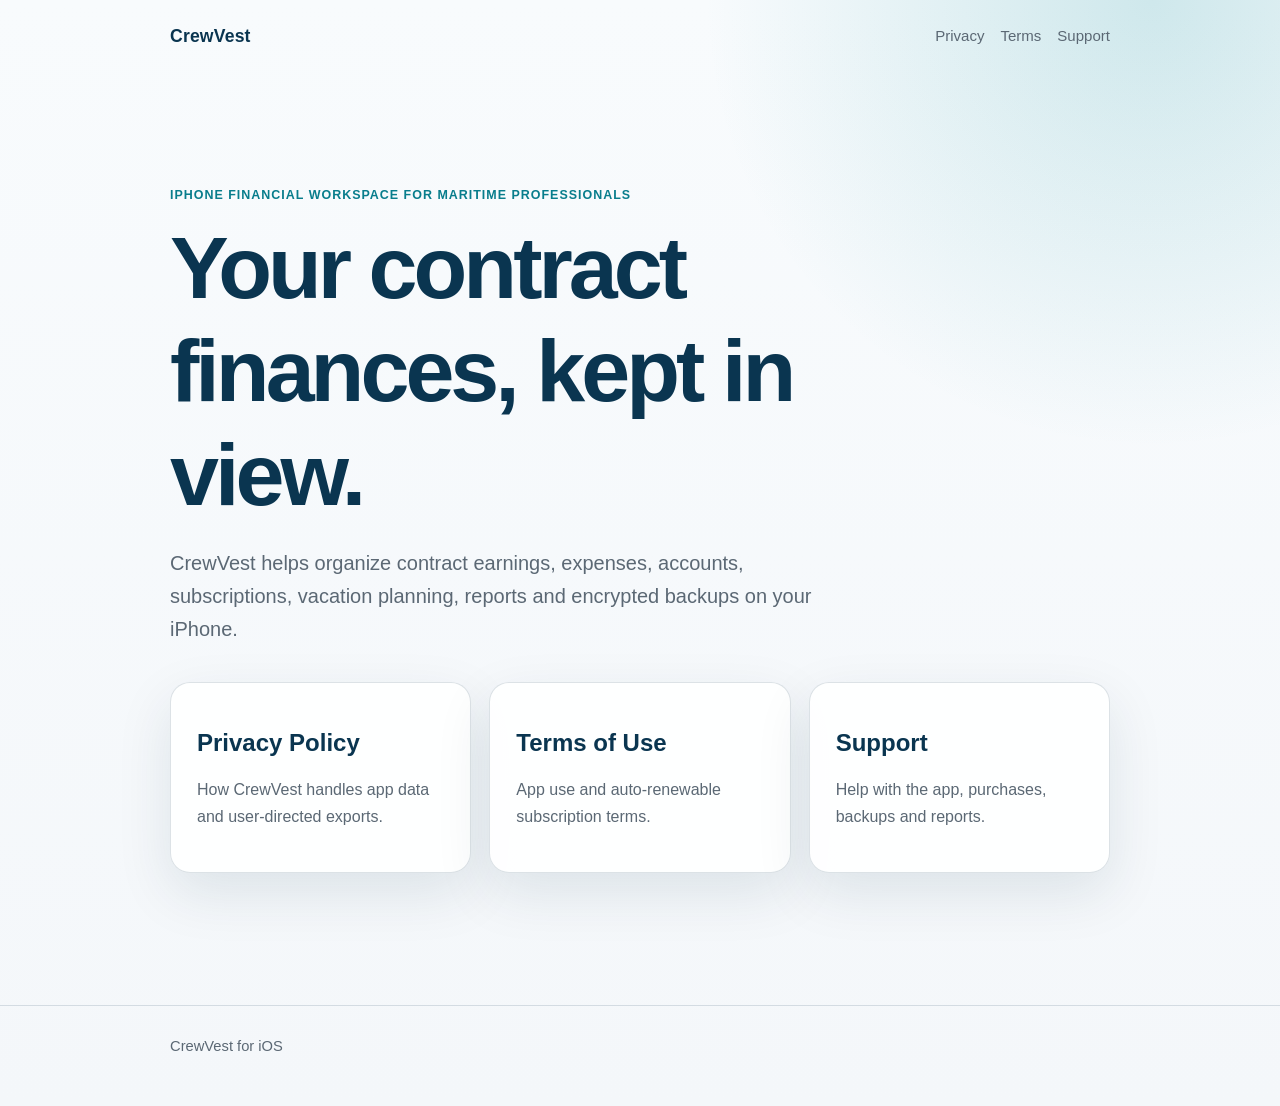
<file: index.html>
<!doctype html>
<html lang="en">
<head>
  <meta charset="utf-8">
  <meta name="viewport" content="width=device-width, initial-scale=1">
  <meta name="description" content="Official legal and support information for the CrewVest iOS app.">
  <title>CrewVest</title>
  <link rel="stylesheet" href="styles.css">
</head>
<body>
  <header class="shell">
    <nav aria-label="Primary navigation">
      <a class="brand" href="index.html">CrewVest</a>
      <div class="nav-links"><a href="privacy.html">Privacy</a><a href="terms.html">Terms</a><a href="support.html">Support</a></div>
    </nav>
  </header>
  <main class="shell">
    <section class="hero">
      <div class="eyebrow">iPhone financial workspace for maritime professionals</div>
      <h1>Your contract finances, kept in view.</h1>
      <p class="lead">CrewVest helps organize contract earnings, expenses, accounts, subscriptions, vacation planning, reports and encrypted backups on your iPhone.</p>
      <div class="grid">
        <a class="card" href="privacy.html"><h2>Privacy Policy</h2><p>How CrewVest handles app data and user-directed exports.</p></a>
        <a class="card" href="terms.html"><h2>Terms of Use</h2><p>App use and auto-renewable subscription terms.</p></a>
        <a class="card" href="support.html"><h2>Support</h2><p>Help with the app, purchases, backups and reports.</p></a>
      </div>
    </section>
  </main>
  <footer><div class="shell">CrewVest for iOS</div></footer>
</body>
</html>
</file>
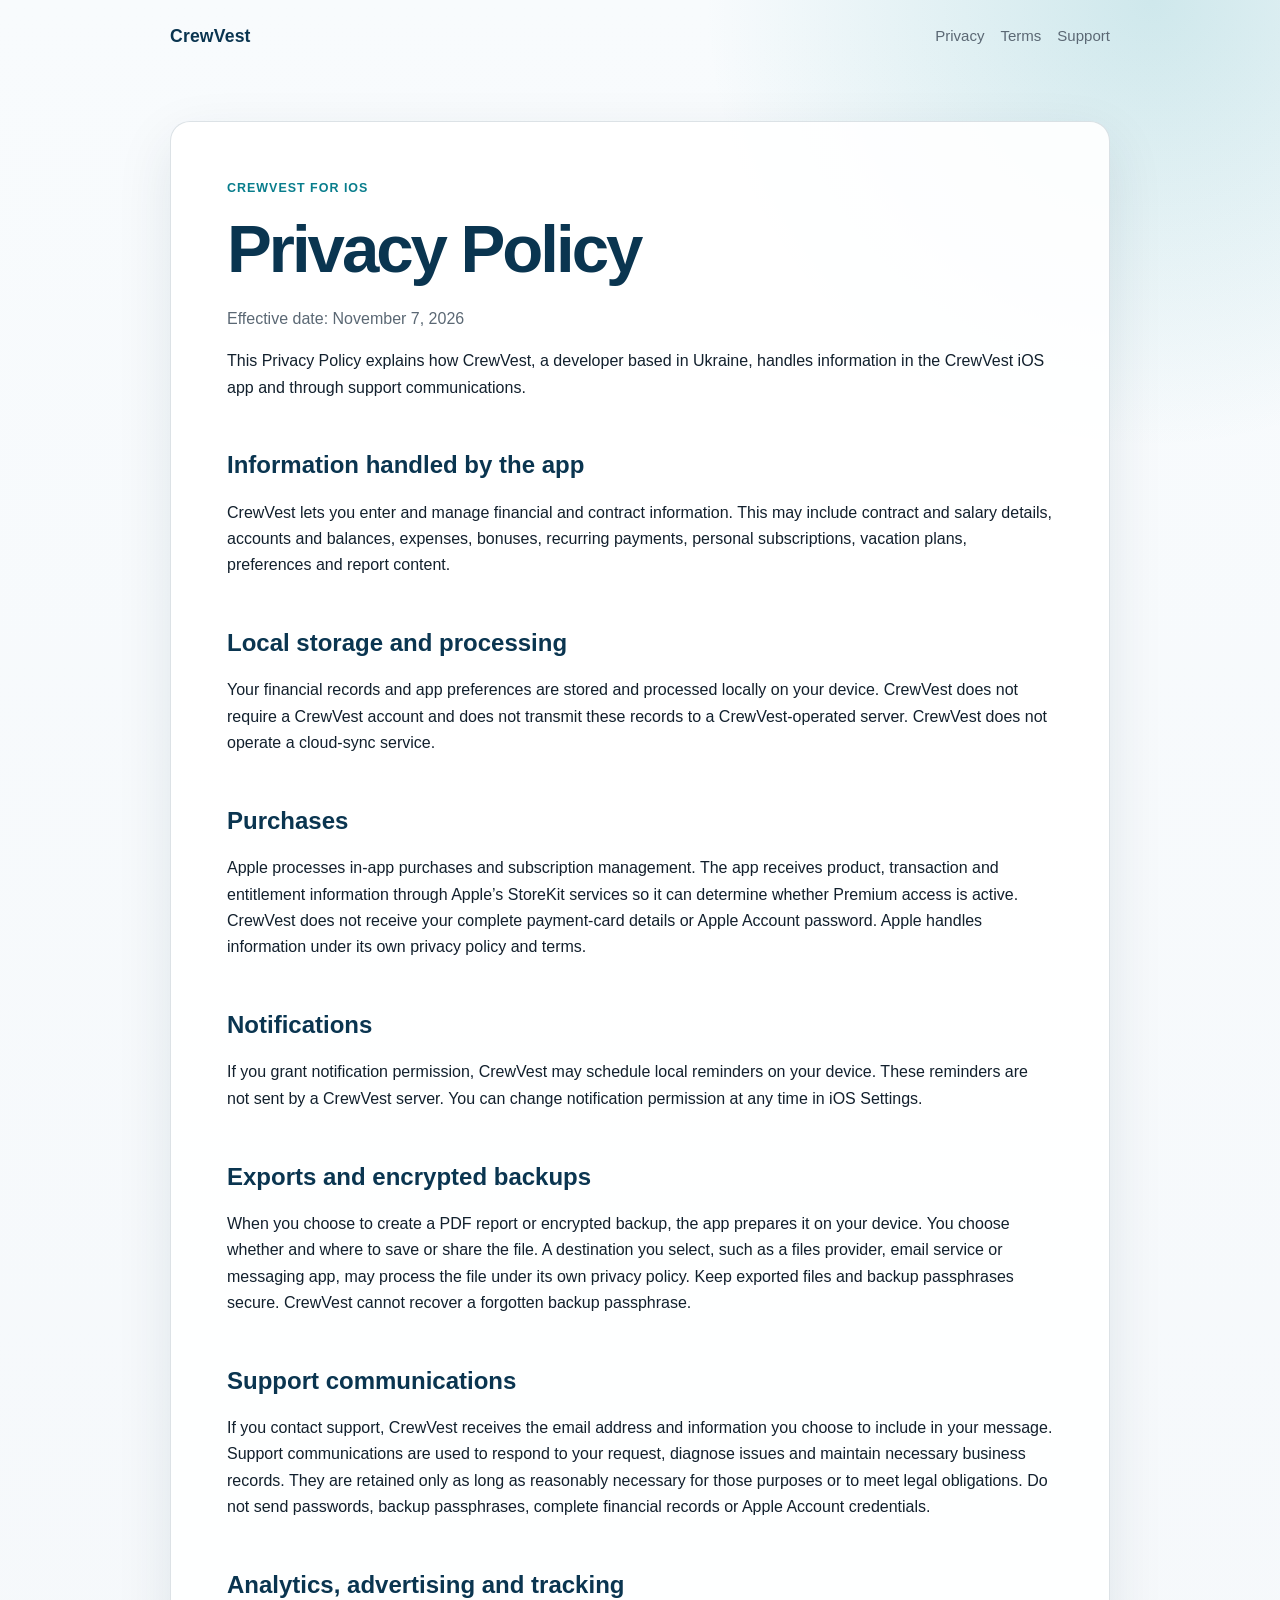
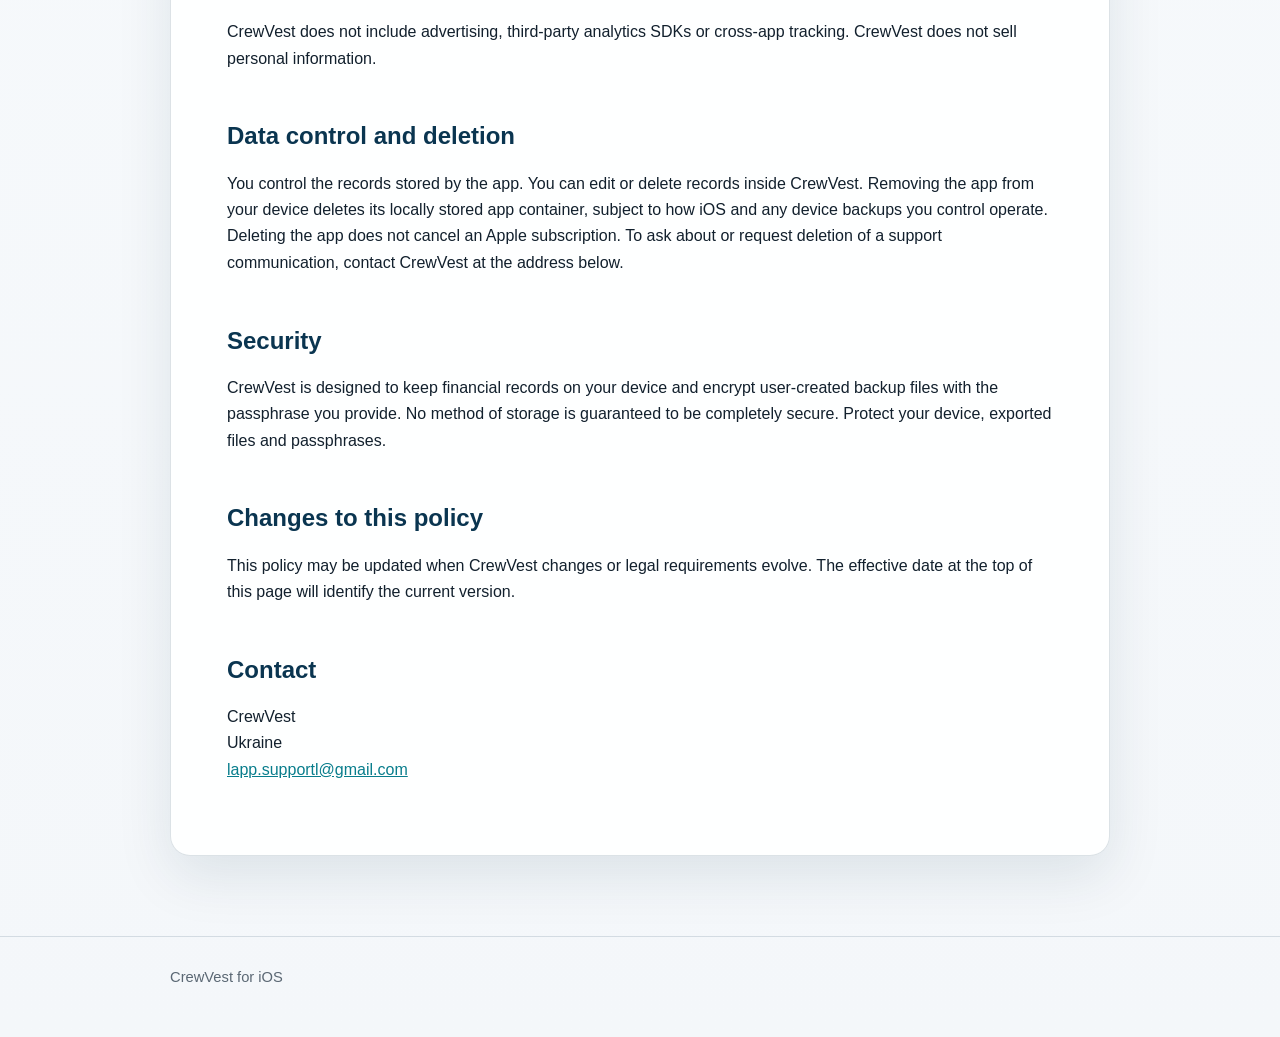
<file: privacy.html>
<!doctype html>
<html lang="en">
<head><meta charset="utf-8"><meta name="viewport" content="width=device-width, initial-scale=1"><title>Privacy Policy — CrewVest</title><link rel="stylesheet" href="styles.css"></head>
<body>
  <header class="shell"><nav aria-label="Primary navigation"><a class="brand" href="index.html">CrewVest</a><div class="nav-links"><a href="privacy.html">Privacy</a><a href="terms.html">Terms</a><a href="support.html">Support</a></div></nav></header>
  <main class="shell"><article>
    <div class="eyebrow">CrewVest for iOS</div><h1>Privacy Policy</h1><p class="meta">Effective date: November 7, 2026</p>
    <p>This Privacy Policy explains how CrewVest, a developer based in Ukraine, handles information in the CrewVest iOS app and through support communications.</p>
    <h2>Information handled by the app</h2><p>CrewVest lets you enter and manage financial and contract information. This may include contract and salary details, accounts and balances, expenses, bonuses, recurring payments, personal subscriptions, vacation plans, preferences and report content.</p>
    <h2>Local storage and processing</h2><p>Your financial records and app preferences are stored and processed locally on your device. CrewVest does not require a CrewVest account and does not transmit these records to a CrewVest-operated server. CrewVest does not operate a cloud-sync service.</p>
    <h2>Purchases</h2><p>Apple processes in-app purchases and subscription management. The app receives product, transaction and entitlement information through Apple’s StoreKit services so it can determine whether Premium access is active. CrewVest does not receive your complete payment-card details or Apple Account password. Apple handles information under its own privacy policy and terms.</p>
    <h2>Notifications</h2><p>If you grant notification permission, CrewVest may schedule local reminders on your device. These reminders are not sent by a CrewVest server. You can change notification permission at any time in iOS Settings.</p>
    <h2>Exports and encrypted backups</h2><p>When you choose to create a PDF report or encrypted backup, the app prepares it on your device. You choose whether and where to save or share the file. A destination you select, such as a files provider, email service or messaging app, may process the file under its own privacy policy. Keep exported files and backup passphrases secure. CrewVest cannot recover a forgotten backup passphrase.</p>
    <h2>Support communications</h2><p>If you contact support, CrewVest receives the email address and information you choose to include in your message. Support communications are used to respond to your request, diagnose issues and maintain necessary business records. They are retained only as long as reasonably necessary for those purposes or to meet legal obligations. Do not send passwords, backup passphrases, complete financial records or Apple Account credentials.</p>
    <h2>Analytics, advertising and tracking</h2><p>CrewVest does not include advertising, third-party analytics SDKs or cross-app tracking. CrewVest does not sell personal information.</p>
    <h2>Data control and deletion</h2><p>You control the records stored by the app. You can edit or delete records inside CrewVest. Removing the app from your device deletes its locally stored app container, subject to how iOS and any device backups you control operate. Deleting the app does not cancel an Apple subscription. To ask about or request deletion of a support communication, contact CrewVest at the address below.</p>
    <h2>Security</h2><p>CrewVest is designed to keep financial records on your device and encrypt user-created backup files with the passphrase you provide. No method of storage is guaranteed to be completely secure. Protect your device, exported files and passphrases.</p>
    <h2>Changes to this policy</h2><p>This policy may be updated when CrewVest changes or legal requirements evolve. The effective date at the top of this page will identify the current version.</p>
    <h2>Contact</h2><p>CrewVest<br>Ukraine<br><a href="mailto:lapp.supportl@gmail.com">lapp.supportl@gmail.com</a></p>
  </article></main>
  <footer><div class="shell">CrewVest for iOS</div></footer>
</body></html>
</file>
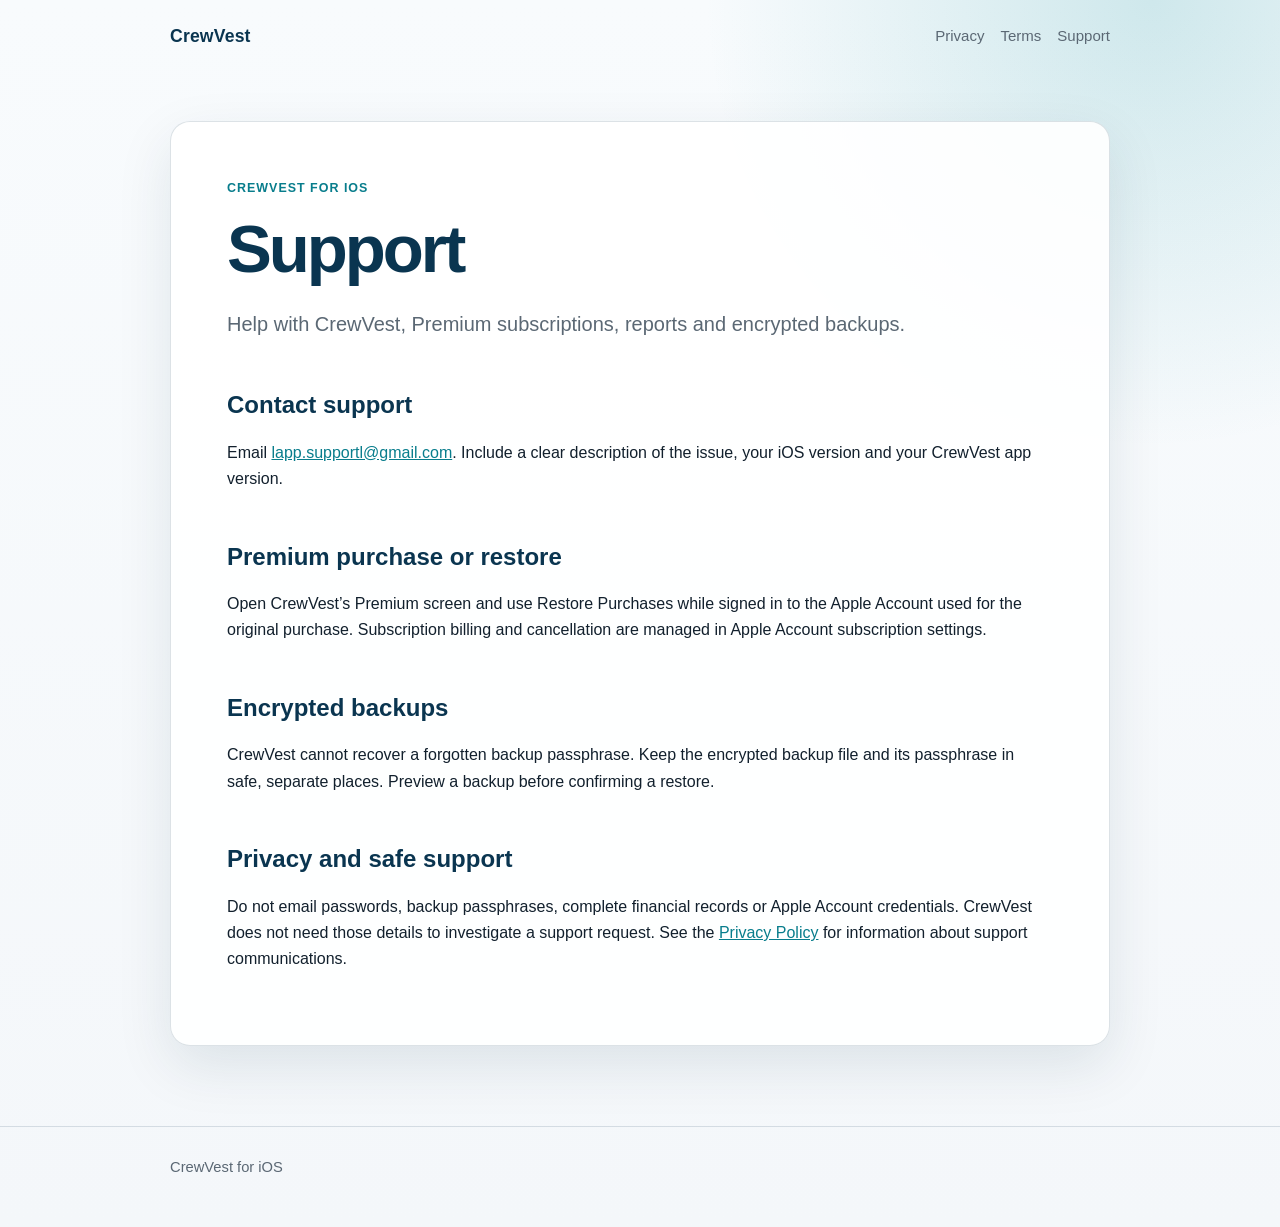
<file: support.html>
<!doctype html>
<html lang="en">
<head><meta charset="utf-8"><meta name="viewport" content="width=device-width, initial-scale=1"><title>Support — CrewVest</title><link rel="stylesheet" href="styles.css"></head>
<body>
  <header class="shell"><nav aria-label="Primary navigation"><a class="brand" href="index.html">CrewVest</a><div class="nav-links"><a href="privacy.html">Privacy</a><a href="terms.html">Terms</a><a href="support.html">Support</a></div></nav></header>
  <main class="shell"><article>
    <div class="eyebrow">CrewVest for iOS</div><h1>Support</h1>
    <p class="lead">Help with CrewVest, Premium subscriptions, reports and encrypted backups.</p>
    <h2>Contact support</h2><p>Email <a href="mailto:lapp.supportl@gmail.com">lapp.supportl@gmail.com</a>. Include a clear description of the issue, your iOS version and your CrewVest app version.</p>
    <h2>Premium purchase or restore</h2><p>Open CrewVest’s Premium screen and use Restore Purchases while signed in to the Apple Account used for the original purchase. Subscription billing and cancellation are managed in Apple Account subscription settings.</p>
    <h2>Encrypted backups</h2><p>CrewVest cannot recover a forgotten backup passphrase. Keep the encrypted backup file and its passphrase in safe, separate places. Preview a backup before confirming a restore.</p>
    <h2>Privacy and safe support</h2><p>Do not email passwords, backup passphrases, complete financial records or Apple Account credentials. CrewVest does not need those details to investigate a support request. See the <a href="privacy.html">Privacy Policy</a> for information about support communications.</p>
  </article></main>
  <footer><div class="shell">CrewVest for iOS</div></footer>
</body></html>
</file>
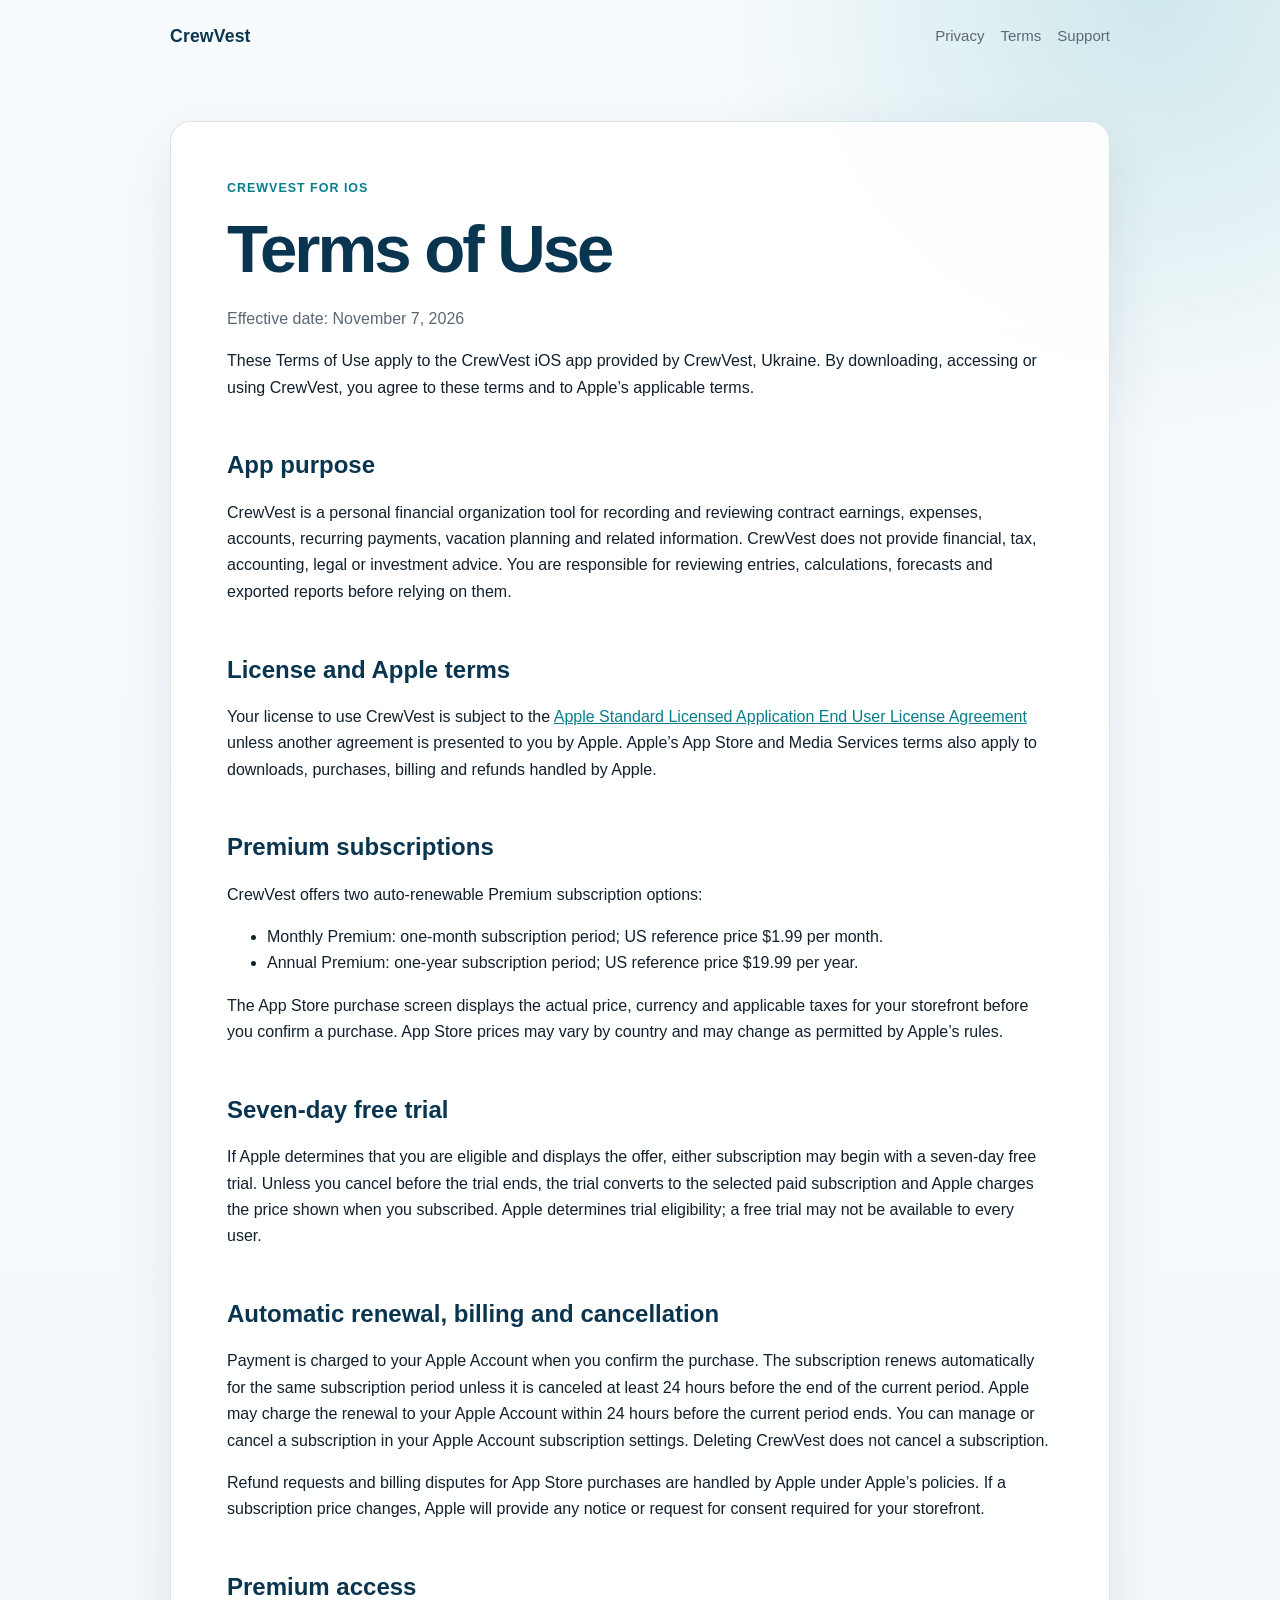
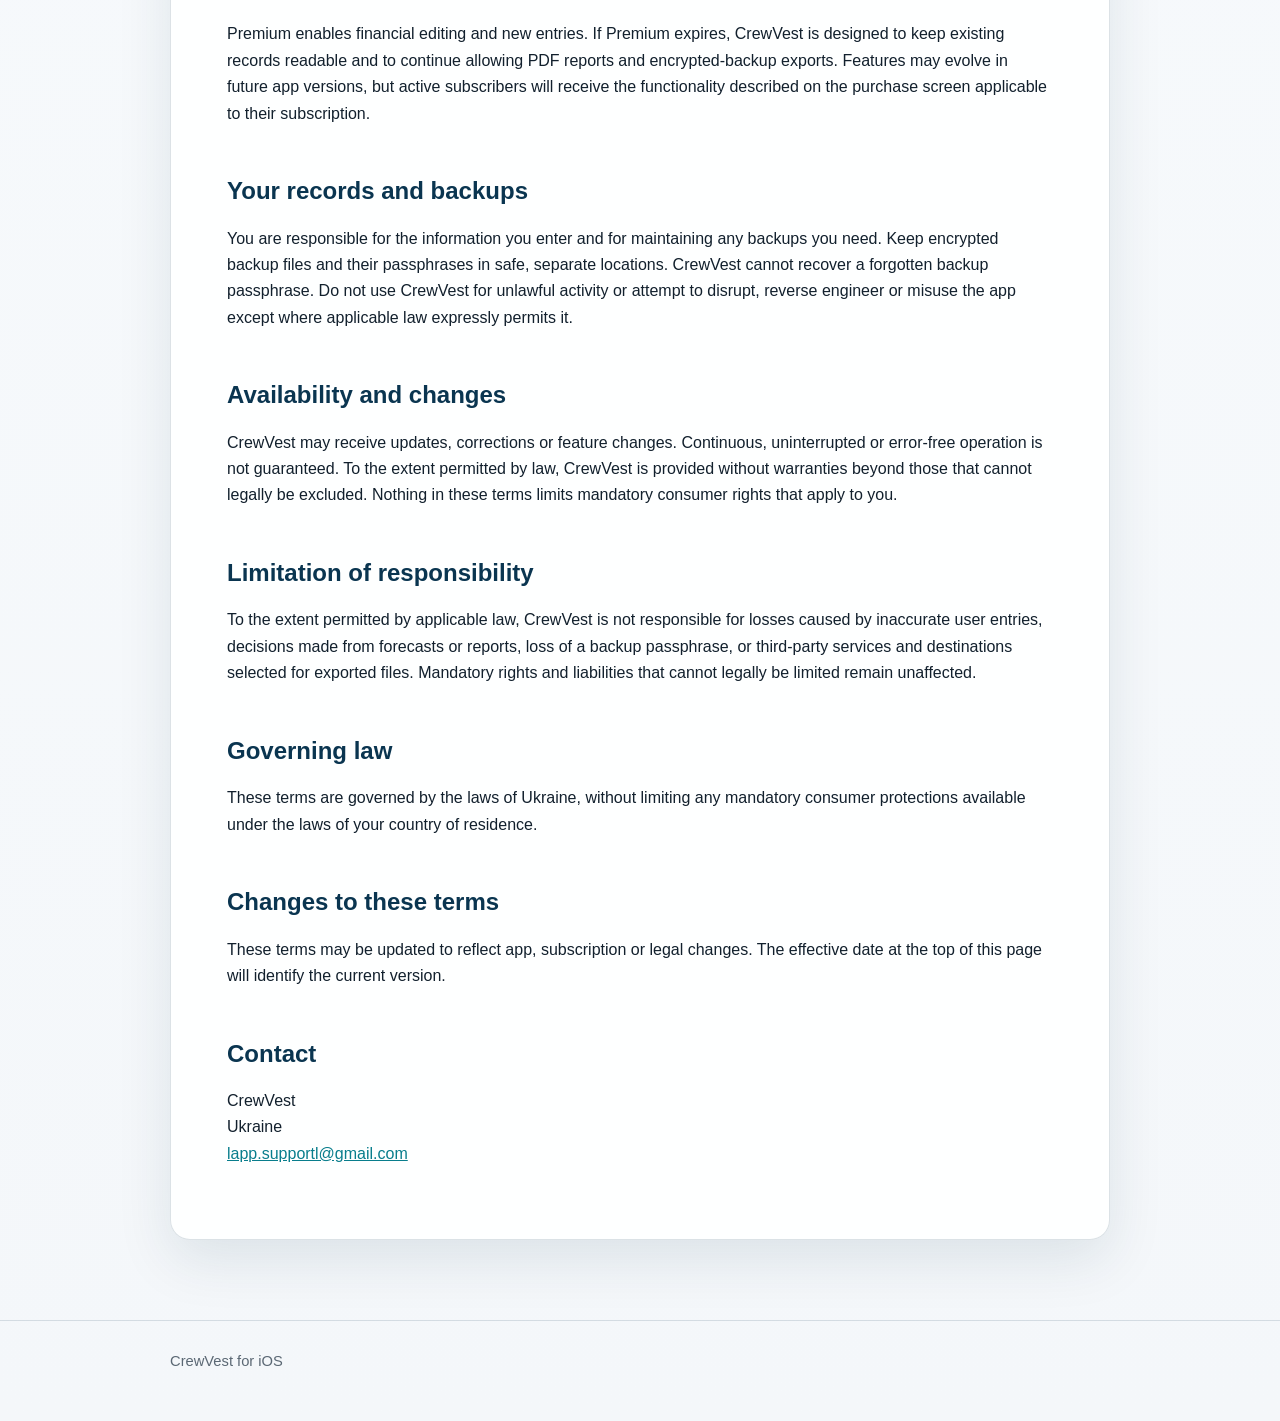
<file: terms.html>
<!doctype html>
<html lang="en">
<head><meta charset="utf-8"><meta name="viewport" content="width=device-width, initial-scale=1"><title>Terms of Use — CrewVest</title><link rel="stylesheet" href="styles.css"></head>
<body>
  <header class="shell"><nav aria-label="Primary navigation"><a class="brand" href="index.html">CrewVest</a><div class="nav-links"><a href="privacy.html">Privacy</a><a href="terms.html">Terms</a><a href="support.html">Support</a></div></nav></header>
  <main class="shell"><article>
    <div class="eyebrow">CrewVest for iOS</div><h1>Terms of Use</h1><p class="meta">Effective date: November 7, 2026</p>
    <p>These Terms of Use apply to the CrewVest iOS app provided by CrewVest, Ukraine. By downloading, accessing or using CrewVest, you agree to these terms and to Apple’s applicable terms.</p>
    <h2>App purpose</h2><p>CrewVest is a personal financial organization tool for recording and reviewing contract earnings, expenses, accounts, recurring payments, vacation planning and related information. CrewVest does not provide financial, tax, accounting, legal or investment advice. You are responsible for reviewing entries, calculations, forecasts and exported reports before relying on them.</p>
    <h2>License and Apple terms</h2><p>Your license to use CrewVest is subject to the <a href="https://www.apple.com/legal/internet-services/itunes/dev/stdeula/">Apple Standard Licensed Application End User License Agreement</a> unless another agreement is presented to you by Apple. Apple’s App Store and Media Services terms also apply to downloads, purchases, billing and refunds handled by Apple.</p>
    <h2>Premium subscriptions</h2><p>CrewVest offers two auto-renewable Premium subscription options:</p>
    <ul><li>Monthly Premium: one-month subscription period; US reference price $1.99 per month.</li><li>Annual Premium: one-year subscription period; US reference price $19.99 per year.</li></ul>
    <p>The App Store purchase screen displays the actual price, currency and applicable taxes for your storefront before you confirm a purchase. App Store prices may vary by country and may change as permitted by Apple’s rules.</p>
    <h2>Seven-day free trial</h2><p>If Apple determines that you are eligible and displays the offer, either subscription may begin with a seven-day free trial. Unless you cancel before the trial ends, the trial converts to the selected paid subscription and Apple charges the price shown when you subscribed. Apple determines trial eligibility; a free trial may not be available to every user.</p>
    <h2>Automatic renewal, billing and cancellation</h2><p>Payment is charged to your Apple Account when you confirm the purchase. The subscription renews automatically for the same subscription period unless it is canceled at least 24 hours before the end of the current period. Apple may charge the renewal to your Apple Account within 24 hours before the current period ends. You can manage or cancel a subscription in your Apple Account subscription settings. Deleting CrewVest does not cancel a subscription.</p>
    <p>Refund requests and billing disputes for App Store purchases are handled by Apple under Apple’s policies. If a subscription price changes, Apple will provide any notice or request for consent required for your storefront.</p>
    <h2>Premium access</h2><p>Premium enables financial editing and new entries. If Premium expires, CrewVest is designed to keep existing records readable and to continue allowing PDF reports and encrypted-backup exports. Features may evolve in future app versions, but active subscribers will receive the functionality described on the purchase screen applicable to their subscription.</p>
    <h2>Your records and backups</h2><p>You are responsible for the information you enter and for maintaining any backups you need. Keep encrypted backup files and their passphrases in safe, separate locations. CrewVest cannot recover a forgotten backup passphrase. Do not use CrewVest for unlawful activity or attempt to disrupt, reverse engineer or misuse the app except where applicable law expressly permits it.</p>
    <h2>Availability and changes</h2><p>CrewVest may receive updates, corrections or feature changes. Continuous, uninterrupted or error-free operation is not guaranteed. To the extent permitted by law, CrewVest is provided without warranties beyond those that cannot legally be excluded. Nothing in these terms limits mandatory consumer rights that apply to you.</p>
    <h2>Limitation of responsibility</h2><p>To the extent permitted by applicable law, CrewVest is not responsible for losses caused by inaccurate user entries, decisions made from forecasts or reports, loss of a backup passphrase, or third-party services and destinations selected for exported files. Mandatory rights and liabilities that cannot legally be limited remain unaffected.</p>
    <h2>Governing law</h2><p>These terms are governed by the laws of Ukraine, without limiting any mandatory consumer protections available under the laws of your country of residence.</p>
    <h2>Changes to these terms</h2><p>These terms may be updated to reflect app, subscription or legal changes. The effective date at the top of this page will identify the current version.</p>
    <h2>Contact</h2><p>CrewVest<br>Ukraine<br><a href="mailto:lapp.supportl@gmail.com">lapp.supportl@gmail.com</a></p>
  </article></main>
  <footer><div class="shell">CrewVest for iOS</div></footer>
</body></html>
</file>
<file: styles.css>
:root {
  color-scheme: light dark;
  --bg: #f4f7fa;
  --surface: rgba(255, 255, 255, 0.9);
  --ink: #12202d;
  --muted: #5b6874;
  --navy: #0a3550;
  --sea: #087d8c;
  --line: rgba(10, 53, 80, 0.14);
  --shadow: 0 20px 55px rgba(13, 52, 72, 0.10);
}

* { box-sizing: border-box; }
html { scroll-behavior: smooth; }
body {
  margin: 0;
  background:
    radial-gradient(circle at 90% 0%, rgba(19, 145, 158, 0.18), transparent 28rem),
    linear-gradient(180deg, #f8fbfd, var(--bg));
  color: var(--ink);
  font: 16px/1.65 -apple-system, BlinkMacSystemFont, "Segoe UI", sans-serif;
}

a { color: var(--sea); }
.shell { width: min(940px, calc(100% - 32px)); margin: 0 auto; }
header { padding: 22px 0; }
nav { display: flex; align-items: center; justify-content: space-between; gap: 20px; }
.brand { color: var(--navy); font-size: 1.1rem; font-weight: 750; text-decoration: none; letter-spacing: .01em; }
.nav-links { display: flex; flex-wrap: wrap; gap: 16px; }
.nav-links a { color: var(--muted); text-decoration: none; font-size: .94rem; }
.nav-links a:hover, .nav-links a:focus-visible { color: var(--sea); }

main { padding: 48px 0 80px; }
.hero { padding: 64px 0 52px; }
.eyebrow { color: var(--sea); font-weight: 750; letter-spacing: .08em; text-transform: uppercase; font-size: .78rem; }
h1, h2, h3 { color: var(--navy); line-height: 1.18; }
h1 { max-width: 760px; margin: 10px 0 18px; font-size: clamp(2.4rem, 8vw, 5.5rem); letter-spacing: -.045em; }
.lead { max-width: 680px; color: var(--muted); font-size: clamp(1.05rem, 2.4vw, 1.25rem); }

.grid { display: grid; grid-template-columns: repeat(3, 1fr); gap: 18px; margin-top: 36px; }
.card, article {
  background: var(--surface);
  border: 1px solid var(--line);
  border-radius: 20px;
  box-shadow: var(--shadow);
}
.card { padding: 26px; text-decoration: none; color: inherit; }
.card:hover { transform: translateY(-2px); transition: transform .18s ease; }
.card p { color: var(--muted); }
article { padding: clamp(24px, 6vw, 56px); }
article h1 { font-size: clamp(2.2rem, 7vw, 4.2rem); }
article h2 { margin-top: 2.1em; }
.meta, .note { color: var(--muted); }
.note { border-left: 3px solid var(--sea); padding-left: 16px; }
footer { padding: 28px 0 48px; color: var(--muted); border-top: 1px solid var(--line); font-size: .92rem; }

@media (max-width: 720px) {
  nav { align-items: flex-start; flex-direction: column; }
  .grid { grid-template-columns: 1fr; }
  .hero { padding-top: 34px; }
}

@media (prefers-color-scheme: dark) {
  :root { --bg: #07141c; --surface: rgba(12, 29, 39, .9); --ink: #e9f1f4; --muted: #a7b6bf; --navy: #d8f2f5; --sea: #65d0d6; --line: rgba(166, 218, 224, .16); --shadow: none; }
  body { background: radial-gradient(circle at 90% 0%, rgba(26, 128, 139, .2), transparent 28rem), var(--bg); }
}
</file>
